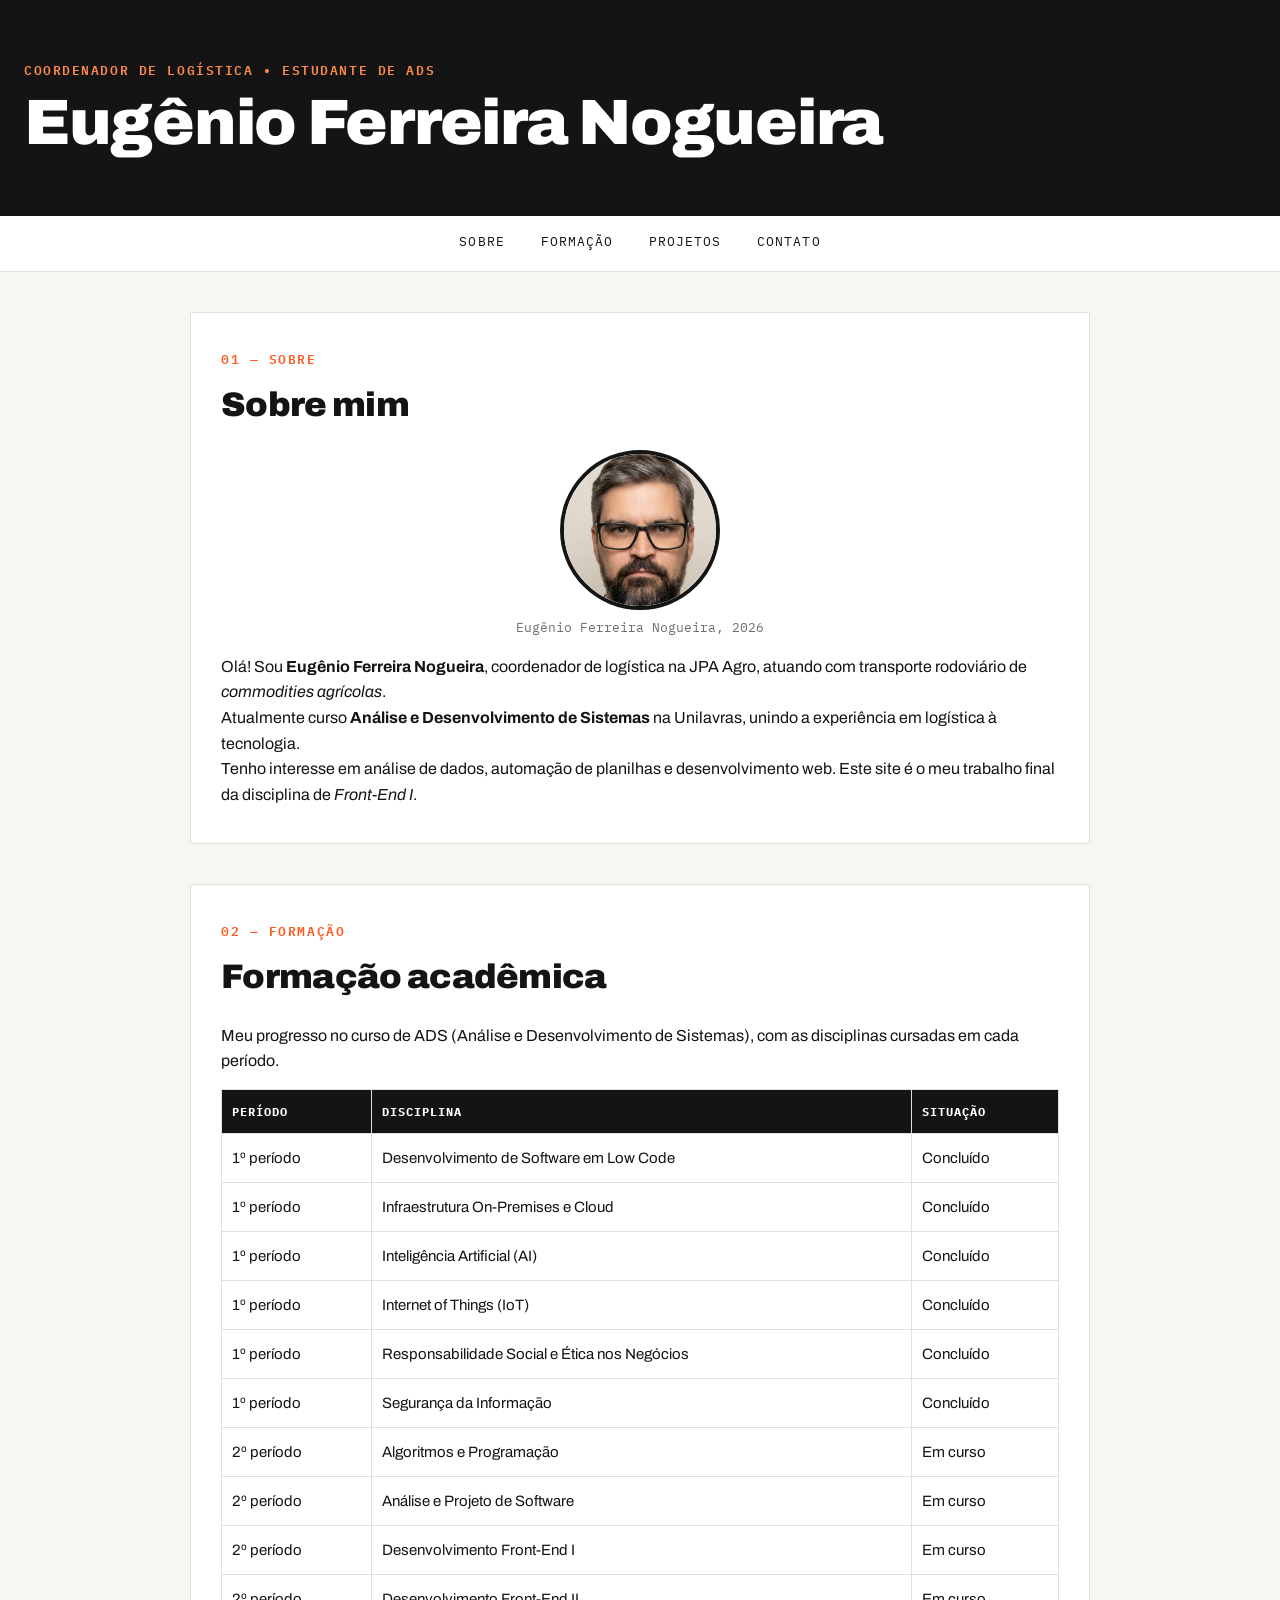
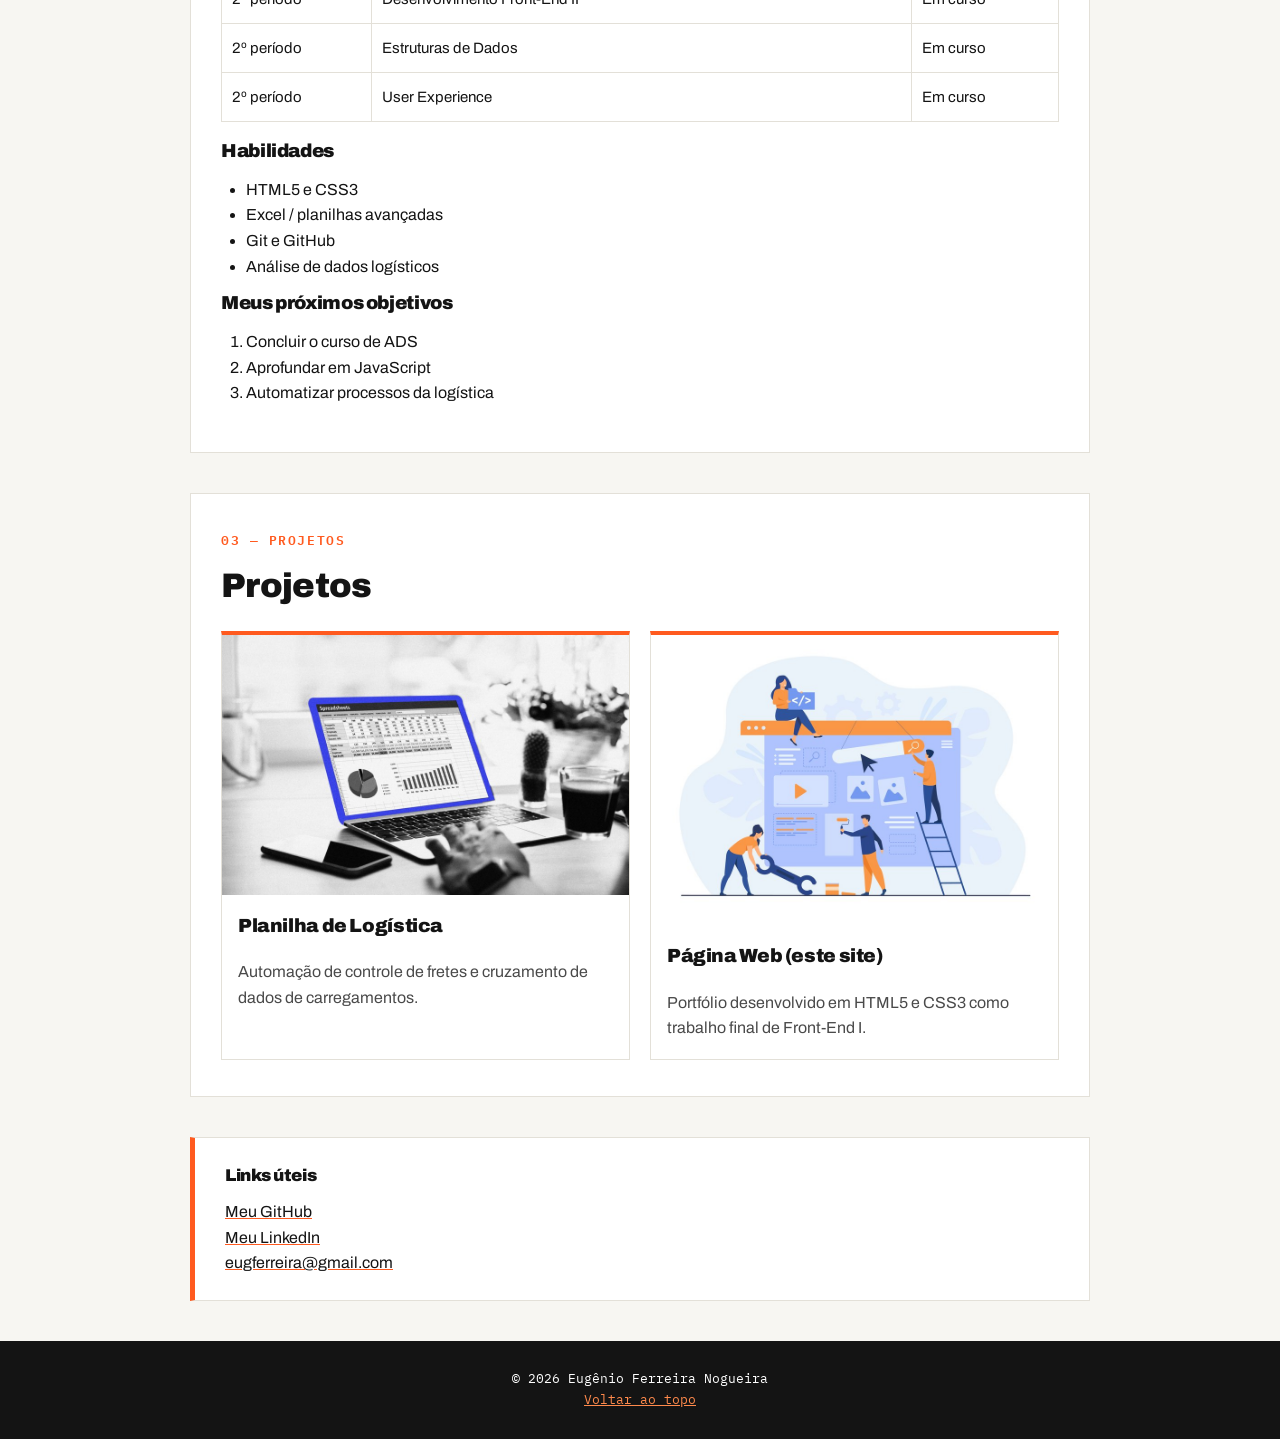
<file: index.html>
<!-- ============================================================
     Trabalho Final - Front-End I
     Autor: Eugênio Ferreira Nogueira
     Tema: Portfólio pessoal
     Arquivo: index.html  (estrutura/conteúdo da página)
     ============================================================ -->

<!-- 1) Declaração do tipo de documento: diz ao navegador que é HTML5 -->
<!DOCTYPE html>

<!-- 2) Tag raiz <html>, com o idioma da página (pt-br) -->
<html lang="pt-br">

<!-- 3) <head>: metadados (não aparecem no corpo da página) -->
<head>
    <!-- Codificação de caracteres (acentos, ç etc.) -->
    <meta charset="UTF-8">
    <!-- Faz a página se adaptar à largura da tela (essencial p/ responsividade) -->
    <meta name="viewport" content="width=device-width, initial-scale=1.0">
    <!-- Título que aparece na aba do navegador -->
    <title>Eugênio Ferreira | Portfólio</title>
    <!-- Fontes externas (Google Fonts): funcionam do mesmo jeito que o CSS externo,
         é só um <link> apontando para um arquivo de fonte hospedado fora do site.
         Archivo = fonte dos títulos (bem forte/editorial). IBM Plex Mono = fonte
         monoespaçada usada nos rótulos e no menu (efeito "painel técnico"). -->
    <link rel="preconnect" href="https://fonts.googleapis.com">
    <link rel="preconnect" href="https://fonts.gstatic.com" crossorigin>
    <link href="https://fonts.googleapis.com/css2?family=Archivo:wght@400;700;900&family=IBM+Plex+Mono:wght@400;500;600&display=swap" rel="stylesheet">
    <!-- Link para o CSS EXTERNO (arquivo style.css) -->
    <link rel="stylesheet" href="style.css">
</head>

<!-- 4) <body>: todo o conteúdo VISÍVEL da página -->
<body>

    <!-- ===== CABEÇALHO (tag semântica header) ===== -->
    <header id="topo" class="cabecalho">
        <!-- "etiqueta" é só um parágrafo estilizado como rótulo pequeno,
             maiúsculo e monoespaçado — dá o clima "editorial/painel" -->
        <p class="etiqueta">Coordenador de Logística &bull; Estudante de ADS</p>
        <h1>Eugênio Ferreira Nogueira</h1>
    </header>

    <!-- ===== MENU DE NAVEGAÇÃO (tag semântica nav) ===== -->
    <!-- Os links abaixo são do tipo ÂNCORA: levam a seções desta mesma página (#id) -->
    <nav class="menu">
        <ul>
            <li><a href="#sobre">Sobre</a></li>
            <li><a href="#formacao">Formação</a></li>
            <li><a href="#projetos">Projetos</a></li>
            <!-- LINK INTERNO: aponta para outro arquivo do mesmo site -->
            <li><a href="contato.html">Contato</a></li>
        </ul>
    </nav>

    <!-- ===== CONTEÚDO PRINCIPAL (tag semântica main) ===== -->
    <main>

        <!-- ----- SEÇÃO 1: Sobre (tag semântica section) ----- -->
        <section id="sobre" class="secao">
            <!-- "rotulo" = numeração estilo editorial (revista/catálogo), decorativa -->
            <p class="rotulo">01 &mdash; Sobre</p>
            <h2>Sobre mim</h2>

            <!-- figure + figcaption: imagem com legenda -->
            <figure class="figura-perfil">
                <img src="imagens/perfil.jpg" alt="Foto de perfil de Eugênio Ferreira">
                <figcaption>Eugênio Ferreira Nogueira, 2026</figcaption>
            </figure>

            <!-- Parágrafos com tags de texto: strong (negrito), em (ênfase), br (quebra) -->
            <p>
                Olá! Sou <strong>Eugênio Ferreira Nogueira</strong>, coordenador de
                logística na JPA Agro, atuando com transporte rodoviário de
                <em>commodities agrícolas</em>.<br>
                Atualmente curso <strong>Análise e Desenvolvimento de Sistemas</strong>
                na Unilavras, unindo a experiência em logística à tecnologia.
            </p>
            <p>
                Tenho interesse em análise de dados, automação de planilhas e
                desenvolvimento web. Este site é o meu trabalho final da disciplina
                de <em>Front-End I</em>.
            </p>
        </section>

        <!-- ----- SEÇÃO 2: Formação, com uma TABELA ----- -->
        <section id="formacao" class="secao">
            <p class="rotulo">02 &mdash; Formação</p>
            <h2>Formação acadêmica</h2>
            <p>Meu progresso no curso de ADS (Análise e Desenvolvimento de Sistemas), com as
                disciplinas cursadas em cada período.</p>

            <!-- Tabela: cabeçalho (th) + 3 colunas + mais de 3 linhas de dados -->
            <table class="tabela">
                <tr>
                    <th>Período</th>
                    <th>Disciplina</th>
                    <th>Situação</th>
                </tr>
                <tr>
                    <td>1º período</td>
                    <td>Desenvolvimento de Software em Low Code</td>
                    <td>Concluído</td>
                </tr>
                <tr>
                    <td>1º período</td>
                    <td>Infraestrutura On-Premises e Cloud</td>
                    <td>Concluído</td>
                </tr>
                <tr>
                    <td>1º período</td>
                    <td>Inteligência Artificial (AI)</td>
                    <td>Concluído</td>
                </tr>
                <tr>
                    <td>1º período</td>
                    <td>Internet of Things (IoT)</td>
                    <td>Concluído</td>
                </tr>
                <tr>
                    <td>1º período</td>
                    <td>Responsabilidade Social e Ética nos Negócios</td>
                    <td>Concluído</td>
                </tr>
                <tr>
                    <td>1º período</td>
                    <td>Segurança da Informação</td>
                    <td>Concluído</td>
                </tr>
                <tr>
                    <td>2º período</td>
                    <td>Algoritmos e Programação</td>
                    <td>Em curso</td>
                </tr>
                <tr>
                    <td>2º período</td>
                    <td>Análise e Projeto de Software</td>
                    <td>Em curso</td>
                </tr>
                <tr>
                    <td>2º período</td>
                    <td>Desenvolvimento Front-End I</td>
                    <td>Em curso</td>
                </tr>
                <tr>
                    <td>2º período</td>
                    <td>Desenvolvimento Front-End II</td>
                    <td>Em curso</td>
                </tr>
                <tr>
                    <td>2º período</td>
                    <td>Estruturas de Dados</td>
                    <td>Em curso</td>
                </tr>
                <tr>
                    <td>2º período</td>
                    <td>User Experience</td>
                    <td>Em curso</td>
                </tr>
            </table>

            <!-- Lista NÃO ORDENADA (ul): a ordem não importa -->
            <h3>Habilidades</h3>
            <ul>
                <li>HTML5 e CSS3</li>
                <li>Excel / planilhas avançadas</li>
                <li>Git e GitHub</li>
                <li>Análise de dados logísticos</li>
            </ul>

            <!-- Lista ORDENADA (ol): a ordem importa (passo a passo) -->
            <h3>Meus próximos objetivos</h3>
            <ol>
                <li>Concluir o curso de ADS</li>
                <li>Aprofundar em JavaScript</li>
                <li>Automatizar processos da logística</li>
            </ol>
        </section>

        <!-- ----- SEÇÃO 3: Projetos, com articles ----- -->
        <section id="projetos" class="secao">
            <p class="rotulo">03 &mdash; Projetos</p>
            <h2>Projetos</h2>

            <div class="grade-projetos">
                <!-- article: conteúdo independente (cada projeto se sustenta sozinho) -->
                <article class="card">
                    <img src="imagens/projeto1.jpg" alt="Miniatura do projeto de planilha de logística">
                    <h3>Planilha de Logística</h3>
                    <p>Automação de controle de fretes e cruzamento de dados de carregamentos.</p>
                </article>

                <article class="card">
                    <img src="imagens/projeto2.jpg" alt="Miniatura do projeto desta página web">
                    <h3>Página Web (este site)</h3>
                    <p>Portfólio desenvolvido em HTML5 e CSS3 como trabalho final de Front-End I.</p>
                </article>
            </div>
        </section>

        <!-- ----- CONTEÚDO RELACIONADO (tag semântica aside) ----- -->
        <aside class="lateral">
            <h3>Links úteis</h3>
            <!-- LINK EXTERNO: leva para outro site (abre em nova aba) -->
            <p>
                <a href="https://github.com" target="_blank" rel="noopener">Meu GitHub</a>
                <!-- TODO: troque pelo endereço real do seu GitHub -->
            </p>
            <p>
                <a href="https://www.linkedin.com/in/eugenio-ferreira-nogueira"
                   target="_blank" rel="noopener">Meu LinkedIn</a>
            </p>
            <p>
                <a href="mailto:eugferreira@gmail.com">eugferreira@gmail.com</a>
            </p>
        </aside>

    </main>

    <!-- ===== RODAPÉ (tag semântica footer) ===== -->
    <footer class="rodape">
        <p>&copy; 2026 Eugênio Ferreira Nogueira</p>
        <!-- Link âncora para voltar ao topo da página -->
        <p><a href="#topo">Voltar ao topo</a></p>
    </footer>

</body>
</html>
</file>
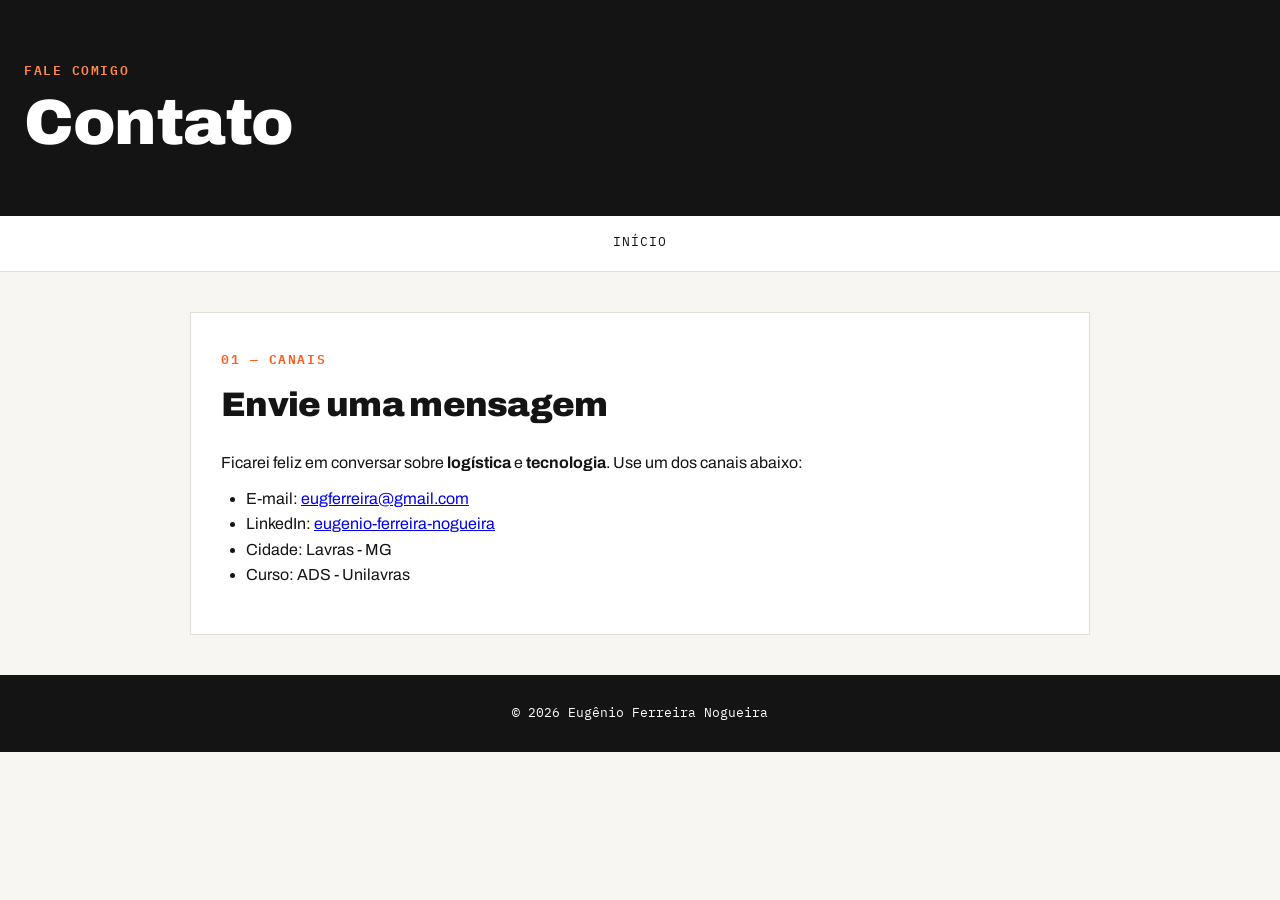
<file: contato.html>
<!-- ============================================================
     Trabalho Final - Front-End I
     Autor: Eugênio Ferreira Nogueira
     Arquivo: contato.html  (segunda página do site)
     É o destino do LINK INTERNO que está no menu do index.html
     ============================================================ -->
<!DOCTYPE html>
<html lang="pt-br">
<head>
    <meta charset="UTF-8">
    <meta name="viewport" content="width=device-width, initial-scale=1.0">
    <title>Contato | Eugênio Ferreira</title>
    <!-- Mesmas fontes externas usadas no index.html, para manter a identidade visual -->
    <link rel="preconnect" href="https://fonts.googleapis.com">
    <link rel="preconnect" href="https://fonts.gstatic.com" crossorigin>
    <link href="https://fonts.googleapis.com/css2?family=Archivo:wght@400;700;900&family=IBM+Plex+Mono:wght@400;500;600&display=swap" rel="stylesheet">
    <!-- Reaproveita o MESMO CSS externo da página principal -->
    <link rel="stylesheet" href="style.css">
</head>
<body>

    <header class="cabecalho">
        <p class="etiqueta">Fale comigo</p>
        <h1>Contato</h1>
    </header>

    <nav class="menu">
        <ul>
            <!-- Link interno: volta para a página principal -->
            <li><a href="index.html">Início</a></li>
        </ul>
    </nav>

    <main>
        <section class="secao">
            <p class="rotulo">01 &mdash; Canais</p>
            <h2>Envie uma mensagem</h2>
            <p>
                Ficarei feliz em conversar sobre <strong>logística</strong> e
                <strong>tecnologia</strong>. Use um dos canais abaixo:
            </p>
            <ul>
                <!-- Link de e-mail: o mailto: abre o programa de e-mail do usuário -->
                <li>E-mail: <a href="mailto:eugferreira@gmail.com">eugferreira@gmail.com</a></li>
                <!-- LINK EXTERNO para o LinkedIn (abre em nova aba) -->
                <li>
                    LinkedIn:
                    <a href="https://www.linkedin.com/in/eugenio-ferreira-nogueira"
                       target="_blank" rel="noopener">eugenio-ferreira-nogueira</a>
                </li>
                <li>Cidade: Lavras - MG</li>
                <li>Curso: ADS - Unilavras</li>
            </ul>
        </section>
    </main>

    <footer class="rodape">
        <p>&copy; 2026 Eugênio Ferreira Nogueira</p>
    </footer>

</body>
</html>
</file>
<file: style.css>
/* ============================================================
   Trabalho Final - Front-End I
   Autor: Eugênio Ferreira Nogueira
   Arquivo: style.css  (CSS EXTERNO - aparência da página)

   Versão 2 - "Editorial Logística": tipografia grande e ousada,
   fundo claro, texto quase preto e um único acento em laranja
   (referência ao laranja de sinalização/EPI usado em logística).
   Continua usando só os recursos de CSS3 já estudados no curso:
   seletores (universal, elemento, classe, id, agrupado), box
   model, flexbox e media query. Nada de CSS Grid ou frameworks.
   ============================================================ */

/* ---------- SELETOR UNIVERSAL (*) ----------
   Atinge TODOS os elementos. Zera margens/preenchimentos padrão
   do navegador e faz o padding entrar na conta do tamanho da caixa. */
* {
    margin: 0;
    padding: 0;
    box-sizing: border-box;
}

/* ---------- SELETOR DE ELEMENTO (tag) ----------
   Estilo geral do corpo da página.
   font-family lista uma ordem de preferência: primeiro tenta a fonte
   importada do Google Fonts (Archivo); se não carregar, cai para uma
   fonte padrão do sistema (sans-serif). */
body {
    font-family: 'Archivo', Arial, Helvetica, sans-serif;
    color: #141414;             /* texto quase preto (não é preto puro, fica mais suave) */
    background-color: #f7f6f2;  /* fundo claro, levemente acinzentado (não é branco puro) */
    line-height: 1.6;
}

/* Imagens sempre responsivas: nunca passam da largura do espaço onde estão */
img {
    max-width: 100%;
    display: block;
}

/* ---------- SELETOR AGRUPADO (vírgula) ----------
   Aplica o MESMO estilo a vários elementos de uma vez. Aqui, todos os
   títulos usam a fonte Archivo em peso bem forte (900 = "black"),
   e as letras ficam mais "coladas" (letter-spacing negativo), efeito
   comum em capas de revista/editorial. */
h1, h2, h3 {
    font-family: 'Archivo', Arial, Helvetica, sans-serif;
    font-weight: 900;
    letter-spacing: -0.02em;
    color: #141414;
    margin-bottom: 10px;
}

/* ---------- SELETOR DE CLASSE (.) ----------
   .etiqueta e .rotulo são as duas classes novas desta versão:
   textos pequenos, maiúsculos, em fonte monoespaçada (IBM Plex Mono)
   e na cor de destaque — servem como "rótulo" acima de um título,
   estilo catálogo/painel técnico. */
.etiqueta,
.rotulo {
    font-family: 'IBM Plex Mono', 'Courier New', monospace;
    font-size: 13px;
    font-weight: 600;
    letter-spacing: 0.12em;
    text-transform: uppercase;
    color: #ff5a1f; /* laranja de destaque (única cor de acento do site) */
    margin-bottom: 8px;
}

/* Cabeçalho principal: fundo escuro para contrastar com o resto do
   site (claro) e destacar o nome em letras enormes. */
.cabecalho {
    background-color: #141414; /* quase preto */
    color: #ffffff;
    text-align: left;
    padding: 60px 24px 50px;
}

/* Dentro de .cabecalho, o h1 precisa ficar branco
   (o seletor agrupado h1,h2,h3 acima deixou tudo preto) */
.cabecalho h1 {
    color: #ffffff;
    /* clamp(mínimo, ideal, máximo): o tamanho da fonte cresce com a
       tela, mas nunca fica menor que 32px nem maior que 64px —
       é o que dá o efeito "título gigante estilo revista". */
    font-size: clamp(32px, 7vw, 64px);
    line-height: 1.05;
}

/* Dentro do cabeçalho escuro, a etiqueta some no fundo preto se
   usar a mesma cor; aqui garantimos contraste correto */
.cabecalho .etiqueta {
    color: #ff8a4c;
}

/* Menu de navegação: agora claro, com borda inferior fina e texto
   monoespaçado maiúsculo (mesmo estilo dos rótulos) */
.menu {
    background-color: #ffffff;
    border-bottom: 1px solid #e3e0d8;
}

/* A lista do menu usa flex para os itens ficarem lado a lado */
.menu ul {
    list-style: none;
    display: flex;
    justify-content: center;
    flex-wrap: wrap;
}

.menu a {
    display: block;
    font-family: 'IBM Plex Mono', 'Courier New', monospace;
    font-size: 13px;
    letter-spacing: 0.08em;
    text-transform: uppercase;
    color: #141414;
    text-decoration: none;
    padding: 16px 18px;
    border-bottom: 2px solid transparent; /* reserva o espaço da borda que aparece no hover */
}

/* PSEUDOCLASSE :hover - em vez de mudar o fundo, agora só troca a
   cor do texto para o laranja e "acende" a borda inferior */
.menu a:hover {
    color: #ff5a1f;
    border-bottom: 2px solid #ff5a1f;
}

/* Cada seção de conteúdo: cantos retos (sem border-radius), borda
   fina e bastante respiro interno — visual mais "editorial/impresso" */
.secao {
    max-width: 900px;
    margin: 40px auto;
    padding: 36px 30px;
    background-color: #ffffff;
    border: 1px solid #e3e0d8;
}

.secao h2 {
    font-size: clamp(24px, 4vw, 34px);
    margin-bottom: 18px;
}

/* Figura com a foto de perfil */
.figura-perfil {
    text-align: center;
    margin-bottom: 15px;
}

.figura-perfil img {
    width: 160px;
    height: 160px;
    border-radius: 50%;   /* a única forma redonda do site, de propósito: destaca o rosto */
    margin: 0 auto 8px;
    border: 4px solid #141414;
}

.figura-perfil figcaption {
    font-family: 'IBM Plex Mono', 'Courier New', monospace;
    font-size: 13px;
    color: #6f6f6f;
}

/* Tabela */
.tabela {
    width: 100%;
    border-collapse: collapse;
    margin: 15px 0;
}

/* Seletor agrupado para as células da tabela */
.tabela th, .tabela td {
    border: 1px solid #e3e0d8;
    padding: 12px 10px;
    text-align: left;
    font-size: 15px;
}

/* Cabeçalho da tabela agora em preto + mono maiúsculo, como uma
   ficha técnica/planilha de operação */
.tabela th {
    background-color: #141414;
    color: #ffffff;
    font-family: 'IBM Plex Mono', 'Courier New', monospace;
    font-size: 12px;
    letter-spacing: 0.08em;
    text-transform: uppercase;
}

/* Listas dentro das seções ganham um respiro à esquerda */
.secao ul, .secao ol {
    margin: 10px 0 10px 25px;
}

/* Grade de projetos (dois cards lado a lado, com flexbox) */
.grade-projetos {
    display: flex;
    gap: 20px;
    flex-wrap: wrap;
}

/* Cards de projeto: cantos retos + uma borda superior grossa laranja,
   como se fosse uma "etiqueta de identificação" no topo do card */
.card {
    flex: 1 1 300px;
    border: 1px solid #e3e0d8;
    border-top: 4px solid #ff5a1f;
    background-color: #ffffff;
}

.card h3 {
    padding: 16px 16px 0;
    font-size: 19px;
}

.card p {
    padding: 8px 16px 18px;
    color: #4a4a4a;
}

/* Barra lateral (aside): fundo branco, borda esquerda grossa laranja
   (troquei o verde-claro por um contraste mais forte e minimalista) */
.lateral {
    max-width: 900px;
    margin: 40px auto;
    padding: 24px 30px;
    background-color: #ffffff;
    border: 1px solid #e3e0d8;   /* borda fina nos quatro lados */
    border-left: 5px solid #ff5a1f; /* e depois "sobrescrevemos" só a esquerda, mais grossa e laranja */
}

.lateral h3 {
    font-size: 17px;
}

.lateral a {
    color: #141414;
    text-decoration: underline;
    text-decoration-color: #ff5a1f; /* sublinhado laranja, mesmo com o texto preto */
}

/* ---------- SELETOR DE ID (#) ----------
   Começa com # e serve para UM elemento único.
   #topo é o cabeçalho; aqui garantimos uma rolagem suave até ele. */
#topo {
    scroll-margin-top: 10px;
}

/* Rodapé: mesmo fundo escuro do cabeçalho, fechando a "moldura"
   do site em preto/laranja */
.rodape {
    background-color: #141414;
    color: #ffffff;
    text-align: center;
    padding: 28px 20px;
    margin-top: 40px;
    font-family: 'IBM Plex Mono', 'Courier New', monospace;
    font-size: 13px;
}

.rodape a {
    color: #ff8a4c;
}

/* ============================================================
   RESPONSIVIDADE - MEDIA QUERIES
   Quando a tela for menor que 600px (celular), ajustamos o layout.
   ============================================================ */
@media (max-width: 600px) {

    /* Cabeçalho com menos espaço e título um pouco menor no celular
       (o clamp() já reduz o tamanho, isso só ajusta o padding) */
    .cabecalho {
        padding: 40px 18px 34px;
    }

    /* Os cards de projeto passam a ficar um embaixo do outro */
    .grade-projetos {
        flex-direction: column;
    }

    /* Seções com menos espaçamento interno em telas pequenas */
    .secao {
        margin: 20px 15px;
        padding: 24px 20px;
    }

    .lateral {
        margin: 20px 15px;
        padding: 20px;
    }
}
</file>
